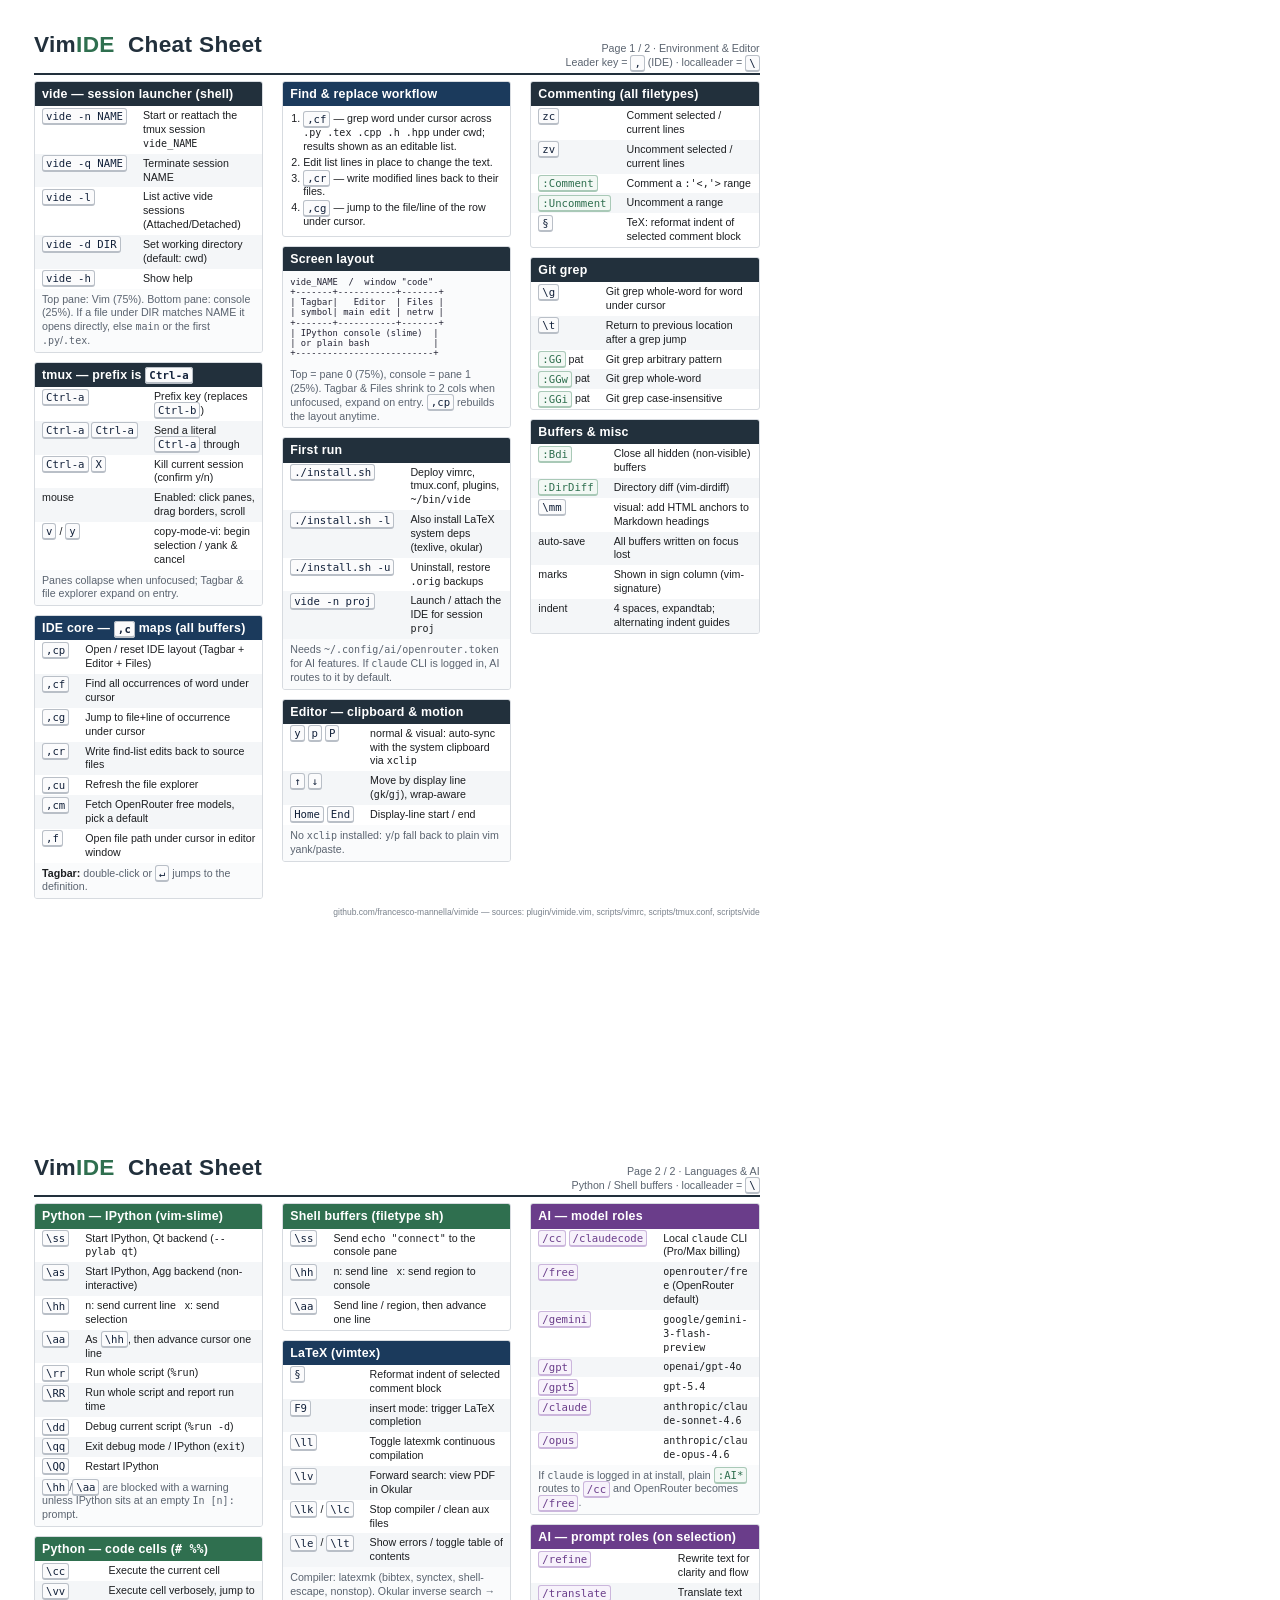
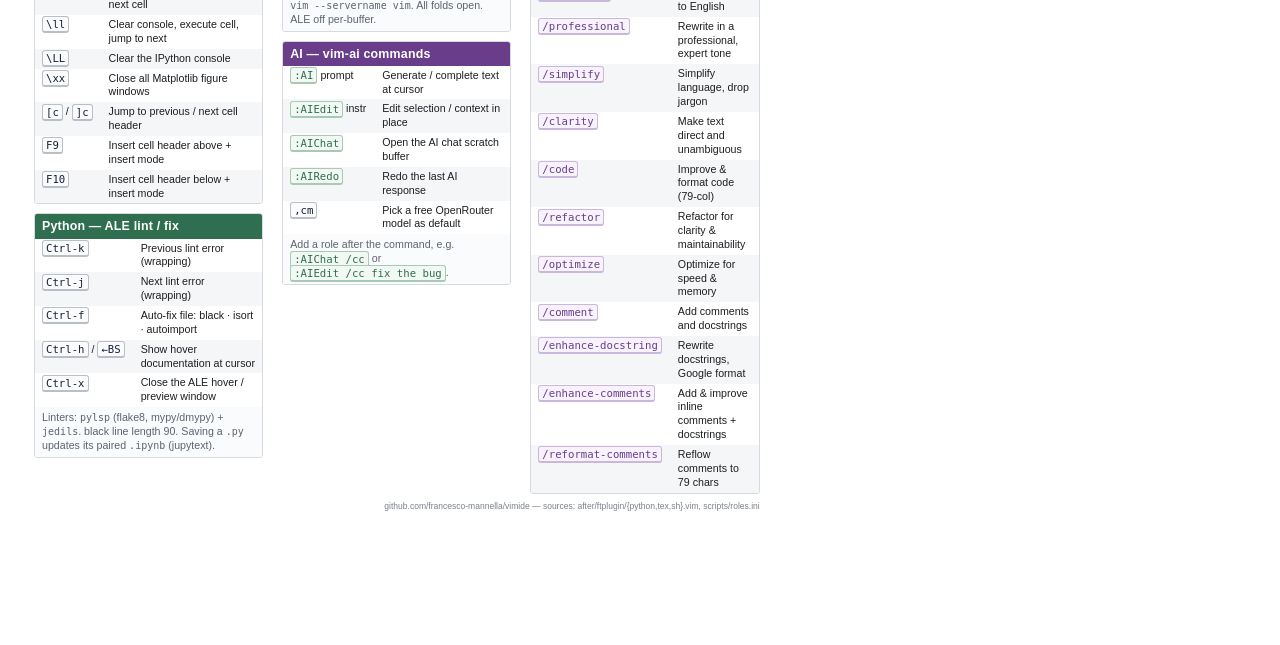
<file: docs/cheatsheet.html>
<!DOCTYPE html>
<html lang="en">
<head>
<meta charset="utf-8">
<title>VimIDE Cheat Sheet</title>
<style>
  @page { size: A4; margin: 0; }

  :root {
    --ink: #1c1e21;
    --muted: #5b6470;
    --line: #d7dbe0;
    --accent: #2f6f4f;
    --accent2: #1b3a5c;
    --band: #22303c;
    --row: #f4f6f8;
    --kbd-bg: #fbfbfc;
    --kbd-line: #b9bfc7;
  }

  * { box-sizing: border-box; }

  code {
    font-family: "SF Mono", "DejaVu Sans Mono", Menlo, Consolas, monospace;
    font-size: 0.94em;
    overflow-wrap: anywhere;
  }

  html, body {
    margin: 0;
    padding: 0;
    background: #fff;
    color: var(--ink);
    font-family: "Helvetica Neue", Arial, "Segoe UI", sans-serif;
    font-size: 8pt;
    line-height: 1.3;
    -webkit-print-color-adjust: exact;
    print-color-adjust: exact;
  }

  .page {
    width: 210mm;
    height: 297mm;
    padding: 8mm 9mm 6mm;
    overflow: hidden;
    page-break-after: always;
    break-after: page;
  }
  .page:last-child { page-break-after: auto; break-after: auto; }

  header.sheet {
    display: flex;
    align-items: baseline;
    justify-content: space-between;
    border-bottom: 2px solid var(--band);
    padding-bottom: 3px;
    margin-bottom: 6px;
  }
  header.sheet h1 {
    margin: 0;
    font-size: 17pt;
    letter-spacing: 0.3px;
    color: var(--band);
  }
  header.sheet h1 span { color: var(--accent); }
  header.sheet .sub {
    font-size: 8pt;
    color: var(--muted);
    text-align: right;
  }

  .cols {
    column-count: 3;
    column-gap: 5mm;
    column-fill: balance;
  }

  section.card {
    break-inside: avoid;
    margin: 0 0 9px;
    border: 1px solid var(--line);
    border-radius: 3px;
    overflow: hidden;
  }

  section.card > h2 {
    margin: 0;
    padding: 4px 7px;
    font-size: 9.3pt;
    font-weight: 700;
    color: #fff;
    background: var(--accent2);
    letter-spacing: 0.2px;
  }
  section.card.py > h2 { background: var(--accent); }
  section.card.ai > h2 { background: #6a3d8a; }
  section.card.sys > h2 { background: var(--band); }

  section.card h3 {
    margin: 0;
    padding: 2px 6px;
    font-size: 7.2pt;
    font-weight: 700;
    color: var(--muted);
    background: #eef1f4;
    border-top: 1px solid var(--line);
    text-transform: uppercase;
    letter-spacing: 0.4px;
  }

  table {
    width: 100%;
    border-collapse: collapse;
  }
  td {
    padding: 3px 7px;
    vertical-align: top;
  }
  tr:nth-child(even) td { background: var(--row); }
  td.k {
    width: 1%;
    padding-right: 9px;
    white-space: nowrap;
  }
  td.d { color: var(--ink); overflow-wrap: anywhere; }

  kbd {
    font-family: "SF Mono", "DejaVu Sans Mono", Menlo, Consolas, monospace;
    font-size: 8pt;
    background: var(--kbd-bg);
    border: 1px solid var(--kbd-line);
    border-bottom-width: 2px;
    border-radius: 3px;
    padding: 0.5px 3px;
    white-space: nowrap;
    color: #12213a;
  }
  kbd.cmd { color: var(--accent); border-color: #a9c9b7; background: #f2f8f4; }
  kbd.role { color: #6a3d8a; border-color: #cbb6dc; background: #f7f2fb; }

  .note {
    padding: 4px 7px;
    font-size: 8pt;
    color: var(--muted);
    background: #fafbfc;
  }
  .note b { color: var(--ink); }

  .steps { padding: 4px 7px 5px 20px; margin: 0; }
  .steps li { margin: 2px 0; }

  .lead {
    font-size: 8pt;
    color: var(--muted);
    padding: 4px 7px;
    background: #fafbfc;
  }

  pre.diagram {
    margin: 0;
    padding: 6px 7px;
    font-family: "SF Mono", "DejaVu Sans Mono", Menlo, Consolas, monospace;
    font-size: 6.6pt;
    line-height: 1.15;
    color: #223;
    background: #fafbfc;
    white-space: pre;
    overflow: hidden;
  }
  footer.sheet {
    margin-top: 2mm;
    font-size: 6.4pt;
    color: #7a828c;
    text-align: right;
  }
</style>
</head>
<body>

<!-- ================= PAGE 1 ================= -->
<div class="page">
  <header class="sheet">
    <h1>Vim<span>IDE</span> &nbsp;Cheat Sheet</h1>
    <div class="sub">
      Page 1 / 2 &middot; Environment &amp; Editor<br>
      Leader key = <kbd>,</kbd> (IDE) &middot; localleader = <kbd>\</kbd>
    </div>
  </header>

  <div class="cols">

    <section class="card sys">
      <h2>vide &mdash; session launcher (shell)</h2>
      <table>
        <tr><td class="k"><kbd>vide -n NAME</kbd></td><td class="d">Start or reattach the tmux session <code>vide_NAME</code></td></tr>
        <tr><td class="k"><kbd>vide -q NAME</kbd></td><td class="d">Terminate session NAME</td></tr>
        <tr><td class="k"><kbd>vide -l</kbd></td><td class="d">List active vide sessions (Attached/Detached)</td></tr>
        <tr><td class="k"><kbd>vide -d DIR</kbd></td><td class="d">Set working directory (default: cwd)</td></tr>
        <tr><td class="k"><kbd>vide -h</kbd></td><td class="d">Show help</td></tr>
      </table>
      <div class="note">Top pane: Vim (75%). Bottom pane: console (25%). If a file under DIR matches NAME it opens directly, else <code>main</code> or the first <code>.py</code>/<code>.tex</code>.</div>
    </section>

    <section class="card sys">
      <h2>tmux &mdash; prefix is <kbd>Ctrl-a</kbd></h2>
      <table>
        <tr><td class="k"><kbd>Ctrl-a</kbd></td><td class="d">Prefix key (replaces <kbd>Ctrl-b</kbd>)</td></tr>
        <tr><td class="k"><kbd>Ctrl-a</kbd> <kbd>Ctrl-a</kbd></td><td class="d">Send a literal <kbd>Ctrl-a</kbd> through</td></tr>
        <tr><td class="k"><kbd>Ctrl-a</kbd> <kbd>X</kbd></td><td class="d">Kill current session (confirm y/n)</td></tr>
        <tr><td class="k">mouse</td><td class="d">Enabled: click panes, drag borders, scroll</td></tr>
        <tr><td class="k"><kbd>v</kbd> / <kbd>y</kbd></td><td class="d">copy-mode-vi: begin selection / yank &amp; cancel</td></tr>
      </table>
      <div class="note">Panes collapse when unfocused; Tagbar &amp; file explorer expand on entry.</div>
    </section>

    <section class="card">
      <h2>IDE core &mdash; <kbd>,c</kbd> maps (all buffers)</h2>
      <table>
        <tr><td class="k"><kbd>,cp</kbd></td><td class="d">Open / reset IDE layout (Tagbar + Editor + Files)</td></tr>
        <tr><td class="k"><kbd>,cf</kbd></td><td class="d">Find all occurrences of word under cursor</td></tr>
        <tr><td class="k"><kbd>,cg</kbd></td><td class="d">Jump to file+line of occurrence under cursor</td></tr>
        <tr><td class="k"><kbd>,cr</kbd></td><td class="d">Write find-list edits back to source files</td></tr>
        <tr><td class="k"><kbd>,cu</kbd></td><td class="d">Refresh the file explorer</td></tr>
        <tr><td class="k"><kbd>,cm</kbd></td><td class="d">Fetch OpenRouter free models, pick a default</td></tr>
        <tr><td class="k"><kbd>,f</kbd></td><td class="d">Open file path under cursor in editor window</td></tr>
      </table>
      <div class="note"><b>Tagbar:</b> double-click or <kbd>&crarr;</kbd> jumps to the definition.</div>
    </section>

    <section class="card">
      <h2>Find &amp; replace workflow</h2>
      <ol class="steps">
        <li><kbd>,cf</kbd> &mdash; grep word under cursor across <code>.py .tex .cpp .h .hpp</code> under cwd; results shown as an editable list.</li>
        <li>Edit list lines in place to change the text.</li>
        <li><kbd>,cr</kbd> &mdash; write modified lines back to their files.</li>
        <li><kbd>,cg</kbd> &mdash; jump to the file/line of the row under cursor.</li>
      </ol>
    </section>

    <section class="card sys">
      <h2>Screen layout</h2>
      <pre class="diagram">vide_NAME  /  window "code"
+-------+-----------+-------+
| Tagbar|   Editor  | Files |
| symbol| main edit | netrw |
+-------+-----------+-------+
| IPython console (slime)  |
| or plain bash            |
+--------------------------+</pre>
      <div class="note">Top = pane 0 (75%), console = pane 1 (25%). Tagbar &amp; Files shrink to 2 cols when unfocused, expand on entry. <kbd>,cp</kbd> rebuilds the layout anytime.</div>
    </section>

    <section class="card sys">
      <h2>First run</h2>
      <table>
        <tr><td class="k"><kbd>./install.sh</kbd></td><td class="d">Deploy vimrc, tmux.conf, plugins, <code>~/bin/vide</code></td></tr>
        <tr><td class="k"><kbd>./install.sh -l</kbd></td><td class="d">Also install LaTeX system deps (texlive, okular)</td></tr>
        <tr><td class="k"><kbd>./install.sh -u</kbd></td><td class="d">Uninstall, restore <code>.orig</code> backups</td></tr>
        <tr><td class="k"><kbd>vide -n proj</kbd></td><td class="d">Launch / attach the IDE for session <code>proj</code></td></tr>
      </table>
      <div class="note">Needs <code>~/.config/ai/openrouter.token</code> for AI features. If <code>claude</code> CLI is logged in, AI routes to it by default.</div>
    </section>

    <section class="card sys">
      <h2>Editor &mdash; clipboard &amp; motion</h2>
      <table>
        <tr><td class="k"><kbd>y</kbd> <kbd>p</kbd> <kbd>P</kbd></td><td class="d">normal &amp; visual: auto-sync with the system clipboard via <code>xclip</code></td></tr>
        <tr><td class="k"><kbd>&uarr;</kbd> <kbd>&darr;</kbd></td><td class="d">Move by display line (<code>gk</code>/<code>gj</code>), wrap-aware</td></tr>
        <tr><td class="k"><kbd>Home</kbd> <kbd>End</kbd></td><td class="d">Display-line start / end</td></tr>
      </table>
      <div class="note">No <code>xclip</code> installed: <code>y</code>/<code>p</code> fall back to plain vim yank/paste.</div>
    </section>

    <section class="card sys">
      <h2>Commenting (all filetypes)</h2>
      <table>
        <tr><td class="k"><kbd>zc</kbd></td><td class="d">Comment selected / current lines</td></tr>
        <tr><td class="k"><kbd>zv</kbd></td><td class="d">Uncomment selected / current lines</td></tr>
        <tr><td class="k"><kbd class="cmd">:Comment</kbd></td><td class="d">Comment a <code>:'&lt;,'&gt;</code> range</td></tr>
        <tr><td class="k"><kbd class="cmd">:Uncomment</kbd></td><td class="d">Uncomment a range</td></tr>
        <tr><td class="k"><kbd>&sect;</kbd></td><td class="d">TeX: reformat indent of selected comment block</td></tr>
      </table>
    </section>

    <section class="card sys">
      <h2>Git grep</h2>
      <table>
        <tr><td class="k"><kbd>\g</kbd></td><td class="d">Git grep whole-word for word under cursor</td></tr>
        <tr><td class="k"><kbd>\t</kbd></td><td class="d">Return to previous location after a grep jump</td></tr>
        <tr><td class="k"><kbd class="cmd">:GG</kbd> pat</td><td class="d">Git grep arbitrary pattern</td></tr>
        <tr><td class="k"><kbd class="cmd">:GGw</kbd> pat</td><td class="d">Git grep whole-word</td></tr>
        <tr><td class="k"><kbd class="cmd">:GGi</kbd> pat</td><td class="d">Git grep case-insensitive</td></tr>
      </table>
    </section>

    <section class="card sys">
      <h2>Buffers &amp; misc</h2>
      <table>
        <tr><td class="k"><kbd class="cmd">:Bdi</kbd></td><td class="d">Close all hidden (non-visible) buffers</td></tr>
        <tr><td class="k"><kbd class="cmd">:DirDiff</kbd></td><td class="d">Directory diff (vim-dirdiff)</td></tr>
        <tr><td class="k"><kbd>\mm</kbd></td><td class="d">visual: add HTML anchors to Markdown headings</td></tr>
        <tr><td class="k">auto-save</td><td class="d">All buffers written on focus lost</td></tr>
        <tr><td class="k">marks</td><td class="d">Shown in sign column (vim-signature)</td></tr>
        <tr><td class="k">indent</td><td class="d">4 spaces, expandtab; alternating indent guides</td></tr>
      </table>
    </section>

  </div>
  <footer class="sheet">github.com/francesco-mannella/vimide &mdash; sources: plugin/vimide.vim, scripts/vimrc, scripts/tmux.conf, scripts/vide</footer>
</div>

<!-- ================= PAGE 2 ================= -->
<div class="page">
  <header class="sheet">
    <h1>Vim<span>IDE</span> &nbsp;Cheat Sheet</h1>
    <div class="sub">
      Page 2 / 2 &middot; Languages &amp; AI<br>
      Python / Shell buffers &middot; localleader = <kbd>\</kbd>
    </div>
  </header>

  <div class="cols">

    <section class="card py">
      <h2>Python &mdash; IPython (vim-slime)</h2>
      <table>
        <tr><td class="k"><kbd>\ss</kbd></td><td class="d">Start IPython, Qt backend (<code>--pylab qt</code>)</td></tr>
        <tr><td class="k"><kbd>\as</kbd></td><td class="d">Start IPython, Agg backend (non-interactive)</td></tr>
        <tr><td class="k"><kbd>\hh</kbd></td><td class="d">n: send current line &nbsp; x: send selection</td></tr>
        <tr><td class="k"><kbd>\aa</kbd></td><td class="d">As <kbd>\hh</kbd>, then advance cursor one line</td></tr>
        <tr><td class="k"><kbd>\rr</kbd></td><td class="d">Run whole script (<code>%run</code>)</td></tr>
        <tr><td class="k"><kbd>\RR</kbd></td><td class="d">Run whole script and report run time</td></tr>
        <tr><td class="k"><kbd>\dd</kbd></td><td class="d">Debug current script (<code>%run -d</code>)</td></tr>
        <tr><td class="k"><kbd>\qq</kbd></td><td class="d">Exit debug mode / IPython (<code>exit</code>)</td></tr>
        <tr><td class="k"><kbd>\QQ</kbd></td><td class="d">Restart IPython</td></tr>
      </table>
      <div class="note"><kbd>\hh</kbd>/<kbd>\aa</kbd> are blocked with a warning unless IPython sits at an empty <code>In&nbsp;[n]:</code> prompt.</div>
    </section>

    <section class="card py">
      <h2>Python &mdash; code cells (<code># %%</code>)</h2>
      <table>
        <tr><td class="k"><kbd>\cc</kbd></td><td class="d">Execute the current cell</td></tr>
        <tr><td class="k"><kbd>\vv</kbd></td><td class="d">Execute cell verbosely, jump to next cell</td></tr>
        <tr><td class="k"><kbd>\ll</kbd></td><td class="d">Clear console, execute cell, jump to next</td></tr>
        <tr><td class="k"><kbd>\LL</kbd></td><td class="d">Clear the IPython console</td></tr>
        <tr><td class="k"><kbd>\xx</kbd></td><td class="d">Close all Matplotlib figure windows</td></tr>
        <tr><td class="k"><kbd>[c</kbd> / <kbd>]c</kbd></td><td class="d">Jump to previous / next cell header</td></tr>
        <tr><td class="k"><kbd>F9</kbd></td><td class="d">Insert cell header above + insert mode</td></tr>
        <tr><td class="k"><kbd>F10</kbd></td><td class="d">Insert cell header below + insert mode</td></tr>
      </table>
    </section>

    <section class="card py">
      <h2>Python &mdash; ALE lint / fix</h2>
      <table>
        <tr><td class="k"><kbd>Ctrl-k</kbd></td><td class="d">Previous lint error (wrapping)</td></tr>
        <tr><td class="k"><kbd>Ctrl-j</kbd></td><td class="d">Next lint error (wrapping)</td></tr>
        <tr><td class="k"><kbd>Ctrl-f</kbd></td><td class="d">Auto-fix file: black &middot; isort &middot; autoimport</td></tr>
        <tr><td class="k"><kbd>Ctrl-h</kbd> / <kbd>&larr;BS</kbd></td><td class="d">Show hover documentation at cursor</td></tr>
        <tr><td class="k"><kbd>Ctrl-x</kbd></td><td class="d">Close the ALE hover / preview window</td></tr>
      </table>
      <div class="note">Linters: <code>pylsp</code> (flake8, mypy/dmypy) + <code>jedils</code>. black line length 90. Saving a <code>.py</code> updates its paired <code>.ipynb</code> (jupytext).</div>
    </section>

    <section class="card py">
      <h2>Shell buffers (filetype sh)</h2>
      <table>
        <tr><td class="k"><kbd>\ss</kbd></td><td class="d">Send <code>echo "connect"</code> to the console pane</td></tr>
        <tr><td class="k"><kbd>\hh</kbd></td><td class="d">n: send line &nbsp; x: send region to console</td></tr>
        <tr><td class="k"><kbd>\aa</kbd></td><td class="d">Send line / region, then advance one line</td></tr>
      </table>
    </section>

    <section class="card">
      <h2>LaTeX (vimtex)</h2>
      <table>
        <tr><td class="k"><kbd>&sect;</kbd></td><td class="d">Reformat indent of selected comment block</td></tr>
        <tr><td class="k"><kbd>F9</kbd></td><td class="d">insert mode: trigger LaTeX completion</td></tr>
        <tr><td class="k"><kbd>\ll</kbd></td><td class="d">Toggle latexmk continuous compilation</td></tr>
        <tr><td class="k"><kbd>\lv</kbd></td><td class="d">Forward search: view PDF in Okular</td></tr>
        <tr><td class="k"><kbd>\lk</kbd> / <kbd>\lc</kbd></td><td class="d">Stop compiler / clean aux files</td></tr>
        <tr><td class="k"><kbd>\le</kbd> / <kbd>\lt</kbd></td><td class="d">Show errors / toggle table of contents</td></tr>
      </table>
      <div class="note">Compiler: latexmk (bibtex, synctex, shell-escape, nonstop). Okular inverse search &rarr; <code>vim --servername vim</code>. All folds open. ALE off per-buffer.</div>
    </section>

    <section class="card ai">
      <h2>AI &mdash; vim-ai commands</h2>
      <table>
        <tr><td class="k"><kbd class="cmd">:AI</kbd> prompt</td><td class="d">Generate / complete text at cursor</td></tr>
        <tr><td class="k"><kbd class="cmd">:AIEdit</kbd> instr</td><td class="d">Edit selection / context in place</td></tr>
        <tr><td class="k"><kbd class="cmd">:AIChat</kbd></td><td class="d">Open the AI chat scratch buffer</td></tr>
        <tr><td class="k"><kbd class="cmd">:AIRedo</kbd></td><td class="d">Redo the last AI response</td></tr>
        <tr><td class="k"><kbd>,cm</kbd></td><td class="d">Pick a free OpenRouter model as default</td></tr>
      </table>
      <div class="lead">Add a role after the command, e.g. <kbd class="cmd">:AIChat /cc</kbd> or <kbd class="cmd">:AIEdit /cc fix the bug</kbd>.</div>
    </section>

    <section class="card ai">
      <h2>AI &mdash; model roles</h2>
      <table>
        <tr><td class="k"><kbd class="role">/cc</kbd> <kbd class="role">/claudecode</kbd></td><td class="d">Local <code>claude</code> CLI (Pro/Max billing)</td></tr>
        <tr><td class="k"><kbd class="role">/free</kbd></td><td class="d"><code>openrouter/free</code> (OpenRouter default)</td></tr>
        <tr><td class="k"><kbd class="role">/gemini</kbd></td><td class="d"><code>google/gemini-3-flash-preview</code></td></tr>
        <tr><td class="k"><kbd class="role">/gpt</kbd></td><td class="d"><code>openai/gpt-4o</code></td></tr>
        <tr><td class="k"><kbd class="role">/gpt5</kbd></td><td class="d"><code>gpt-5.4</code></td></tr>
        <tr><td class="k"><kbd class="role">/claude</kbd></td><td class="d"><code>anthropic/claude-sonnet-4.6</code></td></tr>
        <tr><td class="k"><kbd class="role">/opus</kbd></td><td class="d"><code>anthropic/claude-opus-4.6</code></td></tr>
      </table>
      <div class="note">If <code>claude</code> is logged in at install, plain <kbd class="cmd">:AI*</kbd> routes to <kbd class="role">/cc</kbd> and OpenRouter becomes <kbd class="role">/free</kbd>.</div>
    </section>

    <section class="card ai">
      <h2>AI &mdash; prompt roles (on selection)</h2>
      <table>
        <tr><td class="k"><kbd class="role">/refine</kbd></td><td class="d">Rewrite text for clarity and flow</td></tr>
        <tr><td class="k"><kbd class="role">/translate</kbd></td><td class="d">Translate text to English</td></tr>
        <tr><td class="k"><kbd class="role">/professional</kbd></td><td class="d">Rewrite in a professional, expert tone</td></tr>
        <tr><td class="k"><kbd class="role">/simplify</kbd></td><td class="d">Simplify language, drop jargon</td></tr>
        <tr><td class="k"><kbd class="role">/clarity</kbd></td><td class="d">Make text direct and unambiguous</td></tr>
        <tr><td class="k"><kbd class="role">/code</kbd></td><td class="d">Improve &amp; format code (79-col)</td></tr>
        <tr><td class="k"><kbd class="role">/refactor</kbd></td><td class="d">Refactor for clarity &amp; maintainability</td></tr>
        <tr><td class="k"><kbd class="role">/optimize</kbd></td><td class="d">Optimize for speed &amp; memory</td></tr>
        <tr><td class="k"><kbd class="role">/comment</kbd></td><td class="d">Add comments and docstrings</td></tr>
        <tr><td class="k"><kbd class="role">/enhance-docstring</kbd></td><td class="d">Rewrite docstrings, Google format</td></tr>
        <tr><td class="k"><kbd class="role">/enhance-comments</kbd></td><td class="d">Add &amp; improve inline comments + docstrings</td></tr>
        <tr><td class="k"><kbd class="role">/reformat-comments</kbd></td><td class="d">Reflow comments to 79 chars</td></tr>
      </table>
    </section>

  </div>
  <footer class="sheet">github.com/francesco-mannella/vimide &mdash; sources: after/ftplugin/{python,tex,sh}.vim, scripts/roles.ini</footer>
</div>

</body>
</html>
</file>
